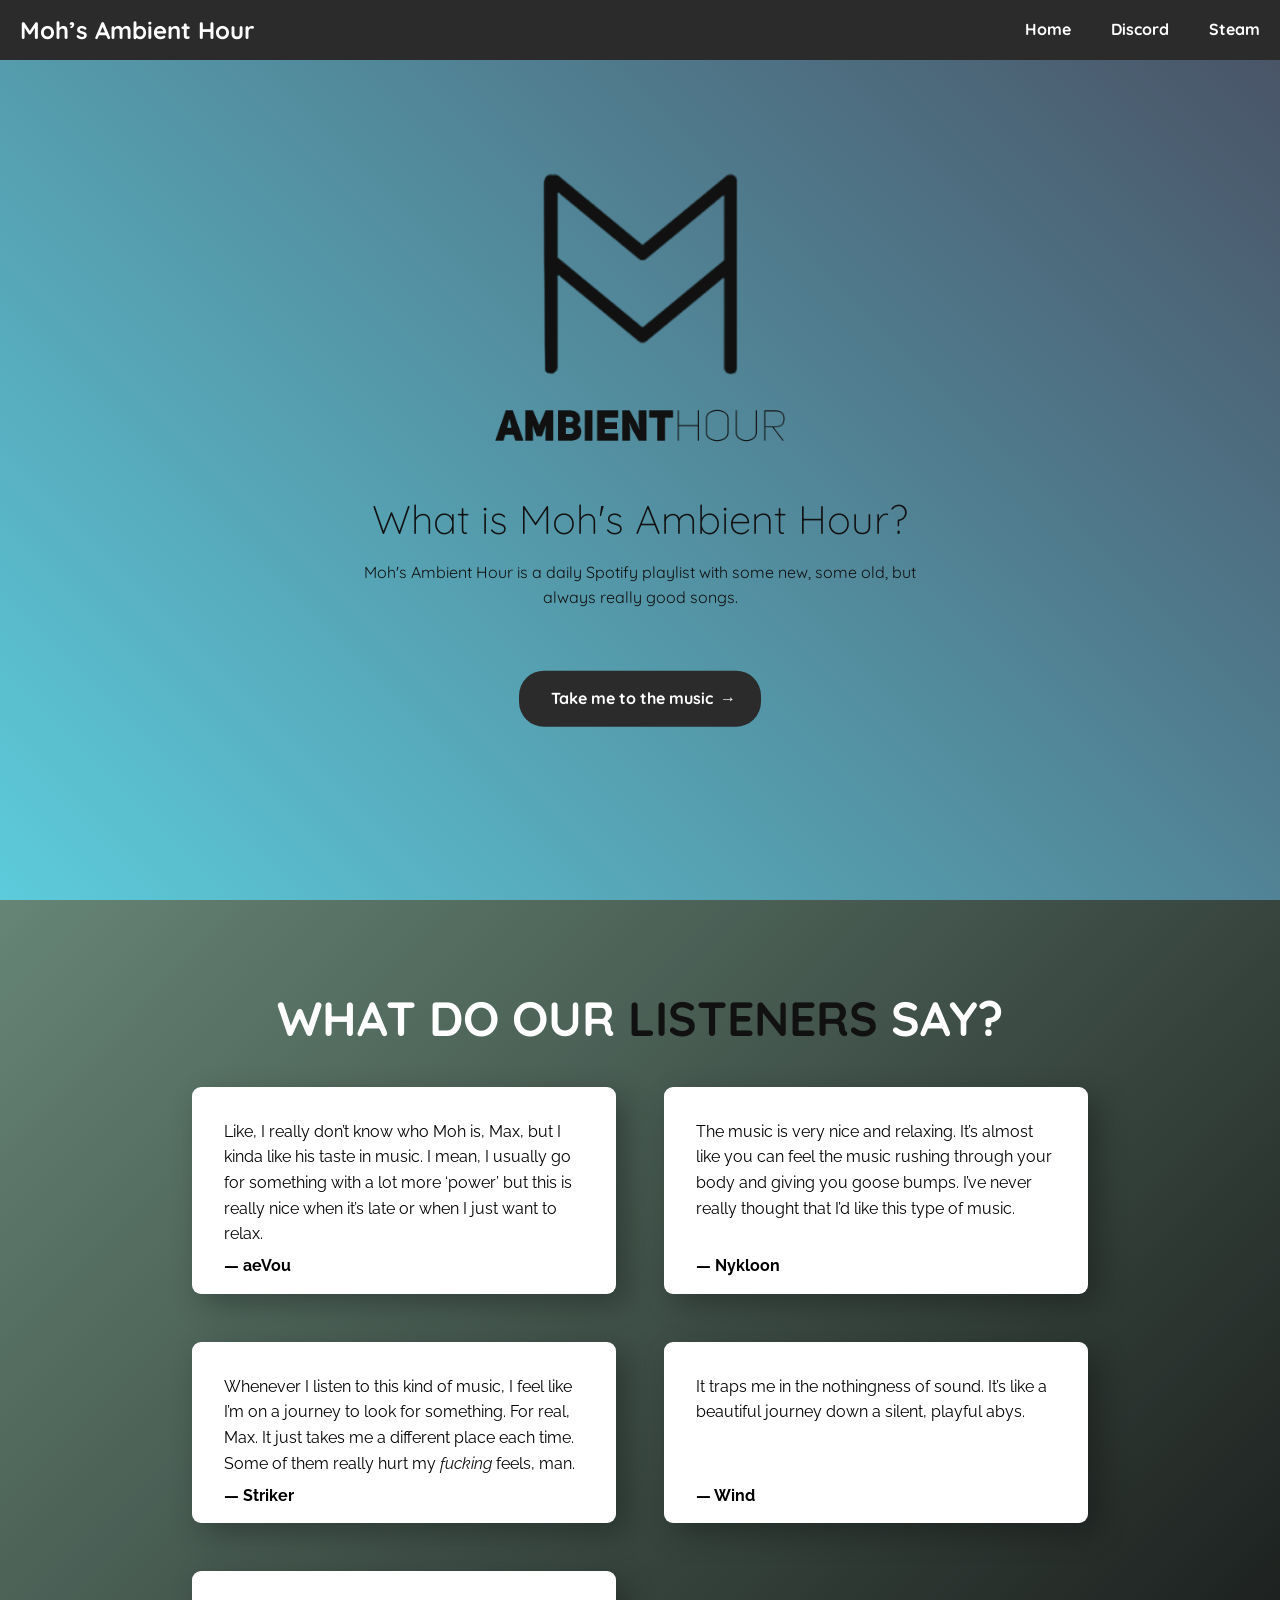
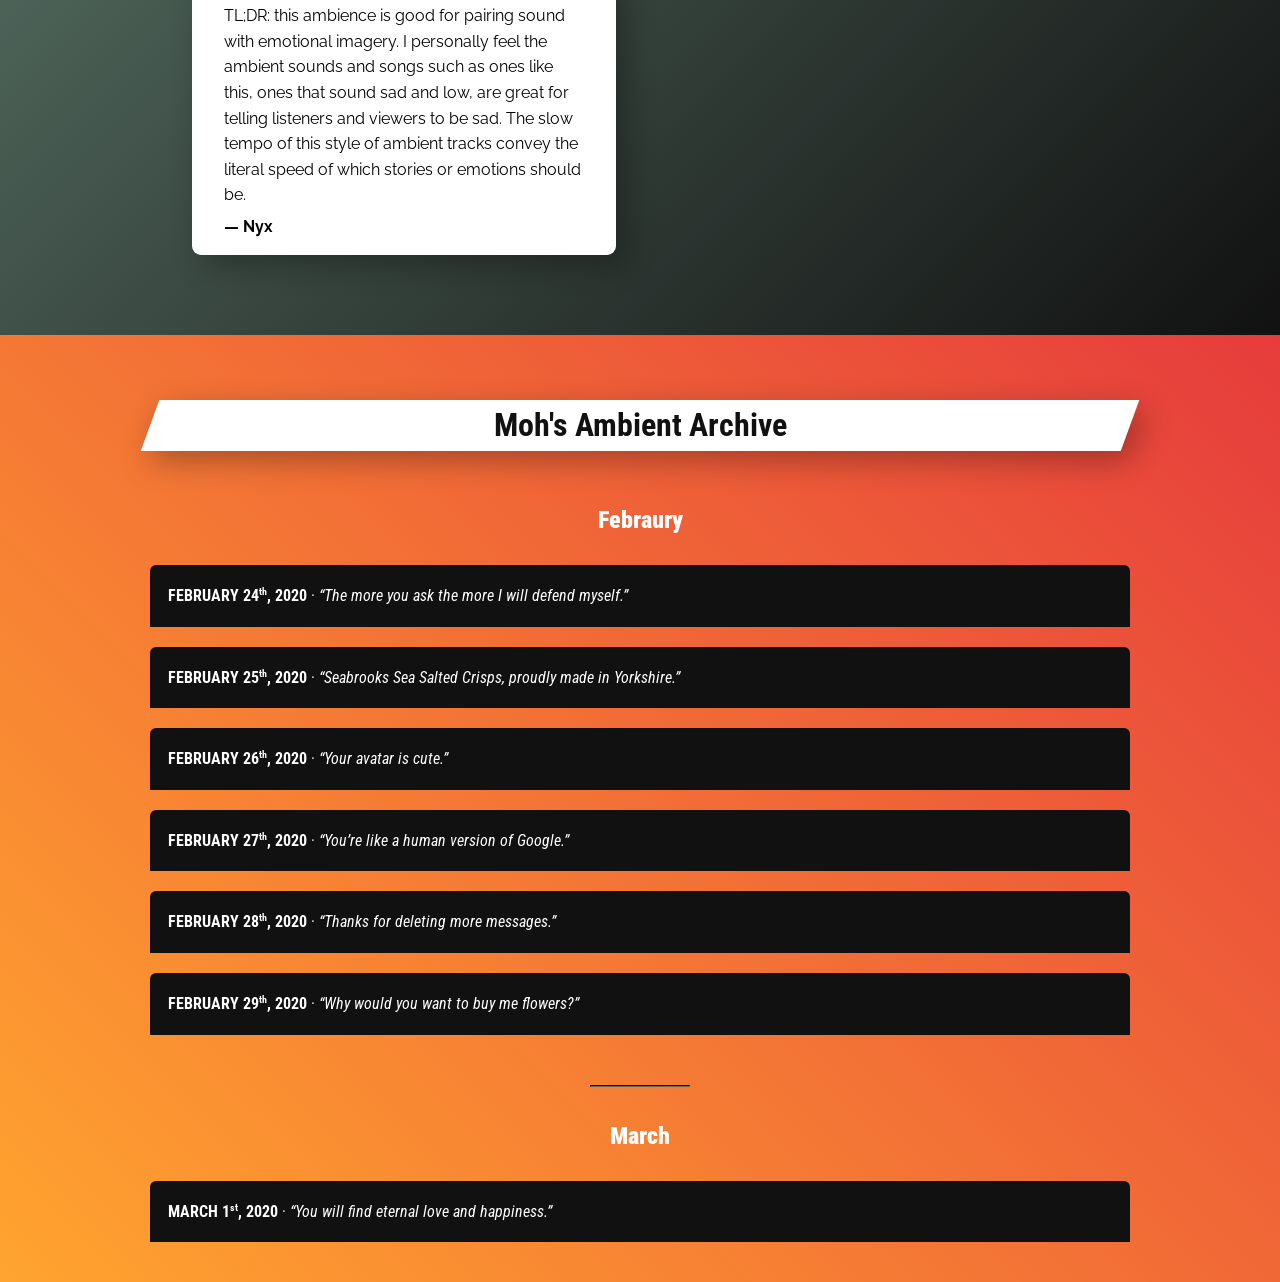
<file: moh/ambient-hour/index.html>
<!doctype html>
<html>
<head>
	<meta charset="utf-8">
	<meta name="keywords" content="moh, search, pawnyn, mah, ambient hour"/>
	<meta name="description" content="Moh's Ambient Hour is a daily Spotify playlist with some new, some old, but always really good songs."/>
	<meta name="subject" content="Moh's search engine">
	<meta name="copyright"content="Moh's Witnesses">
	<meta name="language" content="EN">
	<meta name="robots" content="index,follow" />
	<meta name="revised" content="February 24, 2020 2:30pm" />
	<meta name="abstract" content="">
	<meta name="topic" content="">
	<meta name="summary" content="">
	<meta name="Classification" content="Private">
	<meta name="author" content="Pawnyn">
	<meta name="designer" content="Pawnyn">
	<meta name="copyright" content="">
	<meta name="reply-to" content="">
	<meta name="owner" content="Pawnyn">
	<meta name="url" content="">
	<meta name="identifier-URL" content="">
	<meta name="directory" content="">
	<meta name="category" content="">
	<meta name="coverage" content="Worldwide">
	<meta name="distribution" content="">
	<meta name="rating" content="">
	<meta name="revisit-after" content="">
	<meta http-equiv="Expires" content="0">
	<meta http-equiv="Pragma" content="no-cache">
	<meta http-equiv="Cache-Control" content="no-cache">
	<!-- ♡ -->
	<title>Moh's Ambient Hour &centerdot; Pawnyn</title>
	<link href="../../assets/styles/mmh_index.css" rel="stylesheet" type="text/css">
	<link href="../../assets/styles/mmh_music.css" rel="stylesheet" type="text/css">
	<link href="https://fonts.googleapis.com/css?family=Quicksand:300,400,700&display=swap" rel="stylesheet">
	<link href="../../assets/images/logo/ico/mmh.png" rel="icon" type="image/png" />
</head>
	
<body>
	<section id="landing">
		<header id="landing_header">
			<div id="title">
				<h1>Moh’s Ambient Hour</h1>
			</div>
			<div id="nav">
				<a href="../../index.html" class="nav-link">Home</a>
				<a href="https://discord.gg/nECf4Ds" class="nav-link">Discord</a>
				<!-- <a href="" class="nav-link">Spotify</a> --> <!-- I actually need Moh's Spotify link -->
				<a href="https://steamcommunity.com/profiles/76561198000222751" class="nav-link">Steam</a>
			</div>
		</header>
		<div id="wrapper">
			<article id="logo">
				<img src="../../assets/images/logo/mmh/mmh_logo_bl_ambient_b.png" draggable="false" class="" alt="Moh's Magical Hour" />
			</article>

			<article id="description">
				<h1>What is <span class="mmh">Moh's Ambient Hour</span>?</h1>
				<p>Moh's Ambient Hour is a daily Spotify playlist with some new, some old, but always really good songs.</p>
			</article>

			<article id="links">
				<a href="javascript:void(0)" onclick="document.getElementById('lib').scrollIntoView();" class="btn-link"><span>Take me to the music</span></a>
			</article>
		</div>
		<!-- <span class="seperator"></span> -->
	</section>

	<section id="users">
		<h1 class="quotes_headline">What do our <span class="mmh">listeners</span> say?</h1>
		<div class="quotes_wrapper">
			<div class="quotes">
				<div class="card">
					<p>Like, I really don’t know who Moh is, Max, but I kinda like his taste in music. I mean, I usually go for something with a lot more ‘power’ but this is really nice when it’s late or when I just want to relax.</p>
					<span class="author">aeVou</span>
				</div>
				<div class="card">
					<p>The music is very nice and relaxing. It’s almost like you can feel the music rushing through your body and giving you goose bumps. I’ve never really thought that I’d like this type of music.</p>
					<span class="author">Nykloon</span>
				</div>
				<div class="card">
					<p>Whenever I listen to this kind of music, I feel like I’m on a journey to look for something. For real, Max. It just takes me a different place each time. Some of them really hurt my <em>fucking</em> feels, man.</p>
					<span class="author">Striker</span>
				</div>
				<div class="card">
					<p>It traps me in the nothingness of sound. It’s like a beautiful journey down a silent, playful abys.</p>
					<span class="author">Wind</span>
				</div>
				<div class="card">
					<p>TL;DR: this ambience is good for pairing sound with emotional imagery. I personally feel the ambient sounds and songs such as ones like this, ones that sound sad and low, are great for telling listeners and viewers to be sad. The slow tempo of this style of ambient tracks convey the literal speed of which stories or emotions should be.</p>
					<span class="author">Nyx</span>
				</div>
			</div>
		</div>
		<!-- <span class="seperator"></span> -->
	</section>

	<!-- //start music -->
	<section id="lib">
		<div class="d-65px-sp"></div>
		<article id="card-wrapper">
			<h1 class="archive-hl"><span class="unskew">Moh's <span class="mmh">Ambient</span> Archive</span></h1>
			<h2 class="month">Febraury</h2>
			<br />
			<button type="button" class="pw-card"><b>February 24<sup>th</sup>, 2020</b> &centerdot; <i style="font-size: 16px; text-transform: none; font-family: 'Roboto Condensed', sans-serif!important;">“The more you ask the more I will defend myself.”</i></button>
			<div class="pw-card-content">
				<iframe src="https://open.spotify.com/embed/playlist/1aZ01HtUHnjwALLJlWkvVt" width="100%" height="485" frameborder="0" allowtransparency="true" allow="encrypted-media"></iframe>
				<div class="reaction success">Moh: “Not bad, 6 of those are already in my existing playlist.”</div>
			</div>
			<span class="card-spacer"></span>
			<button type="button" class="pw-card"><b>February 25<sup>th</sup>, 2020</b> &centerdot; <i style="font-size: 16px; text-transform: none; font-family: 'Roboto Condensed', sans-serif!important;">“Seabrooks Sea Salted Crisps, proudly made in Yorkshire.”</i></button>
			<div class="pw-card-content">
				<iframe src="https://open.spotify.com/embed/playlist/1AwjHPu7X9n9Blb9HDfn4Z" width="100%" height="485" frameborder="0" allowtransparency="true" allow="encrypted-media"></iframe>
				<div class="reaction awaiting">Awaiting Moh's review.</div>
			</div>
			<span class="card-spacer"></span>
			<button type="button" class="pw-card"><b>February 26<sup>th</sup>, 2020</b> &centerdot; <i style="font-size: 16px; text-transform: none; font-family: 'Roboto Condensed', sans-serif!important;">“Your avatar is cute.”</i></button>
			<div class="pw-card-content">
				<iframe src="https://open.spotify.com/embed/playlist/2jUgsd373Lcif6xIJc0Q2B" width="100%" height="485" frameborder="0" allowtransparency="true" allow="encrypted-media"></iframe>
				<div class="reaction awaiting">Awaiting Moh's review.</div>
			</div>
			<span class="card-spacer"></span>
			<button type="button" class="pw-card"><b>February 27<sup>th</sup>, 2020</b> &centerdot; <i style="font-size: 16px; text-transform: none; font-family: 'Roboto Condensed', sans-serif!important;">“You’re like a human version of Google.”</i></button>
			<div class="pw-card-content">
				<iframe src="https://open.spotify.com/embed/playlist/2fs4CSWZUbiMRuLH07i9ti" width="100%" height="485" frameborder="0" allowtransparency="true" allow="encrypted-media"></iframe>
				<div class="reaction awaiting">Awaiting Moh's review.</div>
			</div>
			<span class="card-spacer"></span>
			<button type="button" class="pw-card"><b>February 28<sup>th</sup>, 2020</b> &centerdot; <i style="font-size: 16px; text-transform: none; font-family: 'Roboto Condensed', sans-serif!important;">“Thanks for deleting more messages.”</i></button>
			<div class="pw-card-content">
				<iframe src="https://open.spotify.com/embed/playlist/1mSUV0k2vXd40RG3KRSpC2" width="100%" height="485" frameborder="0" allowtransparency="true" allow="encrypted-media"></iframe>
				<div class="reaction awaiting">Awaiting Moh's review.</div>
			</div>
			<span class="card-spacer"></span>
			<button type="button" class="pw-card"><b>February 29<sup>th</sup>, 2020</b> &centerdot; <i style="font-size: 16px; text-transform: none; font-family: 'Roboto Condensed', sans-serif!important;">“Why would you want to buy me flowers?”</i></button>
			<div class="pw-card-content">
				<iframe src="https://open.spotify.com/embed/playlist/0X6EE9oqgKD920jctPk0Df" width="100%" height="485" frameborder="0" allowtransparency="true" allow="encrypted-media"></iframe>
				<div class="reaction awaiting">Awaiting Moh's review.</div>
			</div>
			<hr class="gap100x">
			<h2 class="month">March</h2>
			<br />
			<button type="button" class="pw-card"><b>March 1<sup>st</sup>, 2020</b> &centerdot; <i style="font-size: 16px; text-transform: none; font-family: 'Roboto Condensed', sans-serif!important;">“You will find eternal love and happiness.”</i></button>
			<div class="pw-card-content">
				<iframe src="https://open.spotify.com/embed/playlist/19gSgO9kVTaT6dBCHaTxvK" width="100%" height="485" frameborder="0" allowtransparency="true" allow="encrypted-media"></iframe>
				<div class="reaction info">As it is the 1<sup>st</sup> day of a new month, today’s Moh’s Ambient Hour will be double the usual play time.</div>
				<div class="reaction awaiting">Awaiting Moh's review.</div>
			</div>
		</article>
	</section>
	
	<!-- <script src="../../assets/scripts/js/mmh/mmh-rspmv.js" type="text/javascript"></script> -->
	<script src="../../assets/scripts/js/mmh/mmh-cards.js" type="text/javascript"></script>
</body>
</html>
</file>
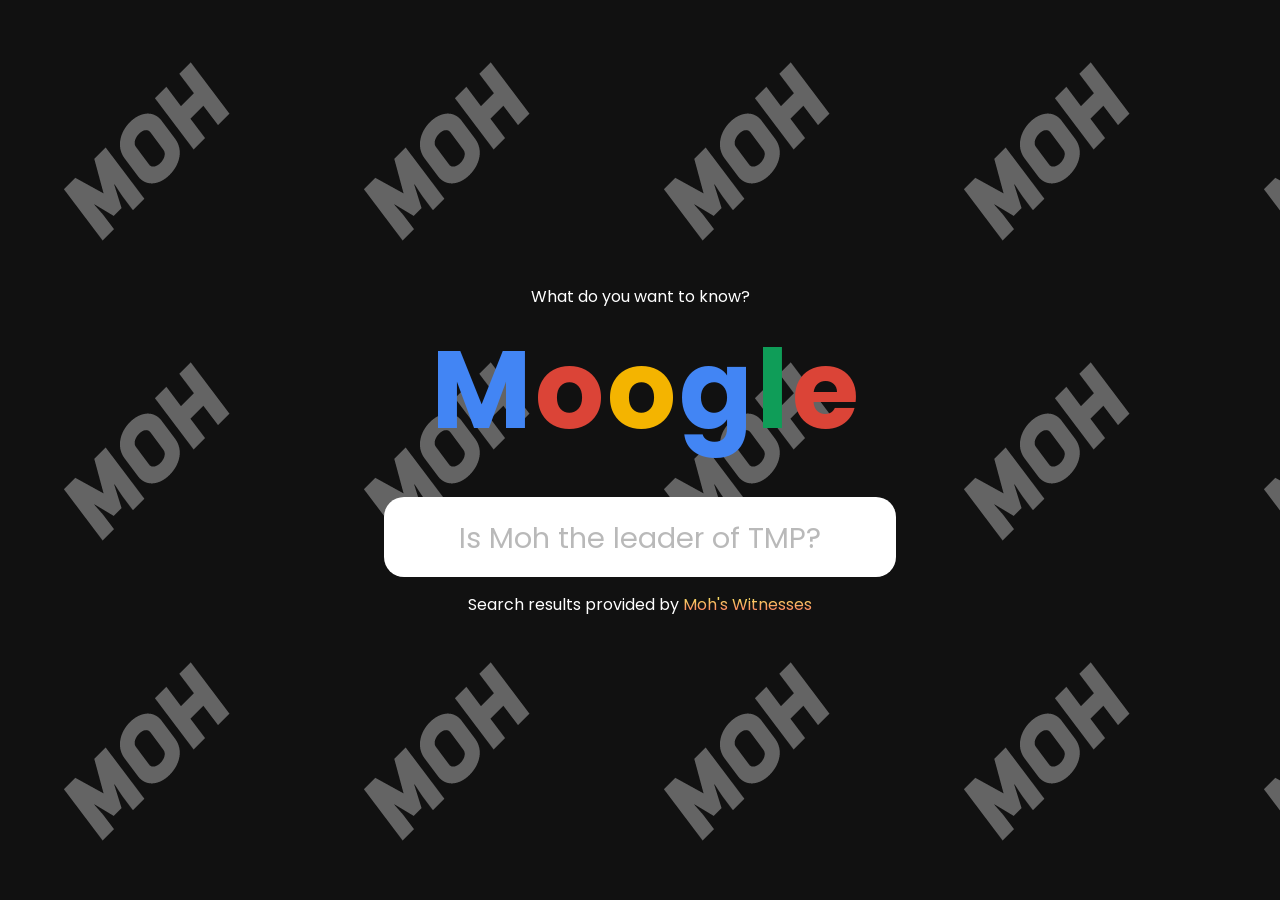
<file: mohsearch.html>
<!doctype html>
<!-- "joke" file for Moh. -->
<html>
<head>
<meta charset="utf-8">
<meta name="keywords" content="moh, search, pawnyn"/>
<meta name="description" content="A quick search engine for everything related to Moh (which doesn't work... yet)."/>
<meta name="subject" content="Moh's search engine">
<meta name="copyright"content="Moh's Witnesses">
<meta name="language" content="EN">
<meta name="robots" content="index,follow" />
<meta name="revised" content="February 22, 2020 2:30pm" />
<meta name="abstract" content="">
<meta name="topic" content="">
<meta name="summary" content="">
<meta name="Classification" content="Private">
<meta name="author" content="Pawnyn">
<meta name="designer" content="Pawnyn">
<meta name="copyright" content="">
<meta name="reply-to" content="">
<meta name="owner" content="Pawnyn">
<meta name="url" content="">
<meta name="identifier-URL" content="">
<meta name="directory" content="">
<meta name="category" content="">
<meta name="coverage" content="Worldwide">
<meta name="distribution" content="">
<meta name="rating" content="">
<meta name="revisit-after" content="">
<meta http-equiv="Expires" content="0">
<meta http-equiv="Pragma" content="no-cache">
<meta http-equiv="Cache-Control" content="no-cache">
<!-- ♡ -->
<title>Moogle (Moh's Google) &centerdot; Pawnyn</title>
<link rel="icon" type="image/png" href="assets/images/logo/ico/pawnyn.png" />
<script src="https://ajax.googleapis.com/ajax/libs/jquery/3.4.1/jquery.min.js"></script>
<style type="text/css">
	@import url('https://fonts.googleapis.com/css?family=Poppins&display=swap'); :root {
	 --white: #FFFFFF;
	 --black: #000000;
	 --purple: #8500FF;
	 --cyan: #5ACAFF;
	 --darkp: #151729;
	 --paw-yellow: #F6FF64;
	 --paw-red: #FF6060;
	 } * {margin: 0; padding: 0; box-sizing: border-box; font-family: 'Poppins', sans-serif; color: var(--white);} body {
	 height: 100vh;
	 user-select: none;
	 } #searchbox {
	 position: absolute;
	 height: 100%; width: 100%;
	 /*
	 top: 10%; bottom: 10%;
	 left: 10%; right: 10%;
	 */
	 display: flex;
	 flex-direction: column;
	 justify-content: center;
	 align-items: center;
	 background-image: url("assets/images/dev/moh_background_skew.png"); background-color: #111;
	 box-shadow: 0 15px 30px rgba(0, 0, 0, 0.3); } #searchbox h1 {
	 font-size: calc(6em + 1vw);
	 letter-spacing: -10px;
	 } form {
	 display: flex;
	 align-items: center;
	 justify-content: center;
	 width: 100%;
	 } input#term {
	 width: 40%;
	 text-align: center;
	 font-size: 2em;
	 border-radius: 20px;
	 border: none;
	 outline: 0;
	 padding: 16px;
	 color: var(--darkp);
	 } input#term::placeholder {
	 opacity: 0.5;
	 font-size: 90%;
	 } .note {
	 font-family: inherit;
	 font-size: inherit;
	 opacity: 1;
	 margin-top: 15px;
	 } a {
	 background: linear-gradient(to top, var(--paw-red), var(--paw-yellow)); -webkit-background-clip: text;
	 -webkit-text-fill-color: transparent;
	 transition: font-size .3s;
	 } a:hover {
	 font-weight: bold;
	 } 	
</style>
</head>

<body>
    <div id="searchbox" style="">
		<p>What do you want to know?</p>
		<h1>
			<span style="color: #4285F4;">M</span>
			<span style="color: #DB4437;">o</span>
			<span style="color: #F4B400;">o</span>
			<span style="color: #4285F4;">g</span>
			<span style="color: #0F9D58;">l</span>
			<span style="color: #DB4437;">e</span>
		</h1>
		<br/>
		<form action="404.html">
        	<input id="term" autocomplete="off" placeholder="">
		</form>
        <kbd class="note">Search results provided by <a href="https://steamcommunity.com/groups/fsuitsharing" target="_blank">Moh's Witnesses</a></kbd>
    </div>
    <script src="assets/scripts/js/design/rspmv.js" type="text/javascript"></script>
	<script src="assets/scripts/js/technical/m_placeholder.js" type="text/javascript"></script>
</body>
</html>
</file>
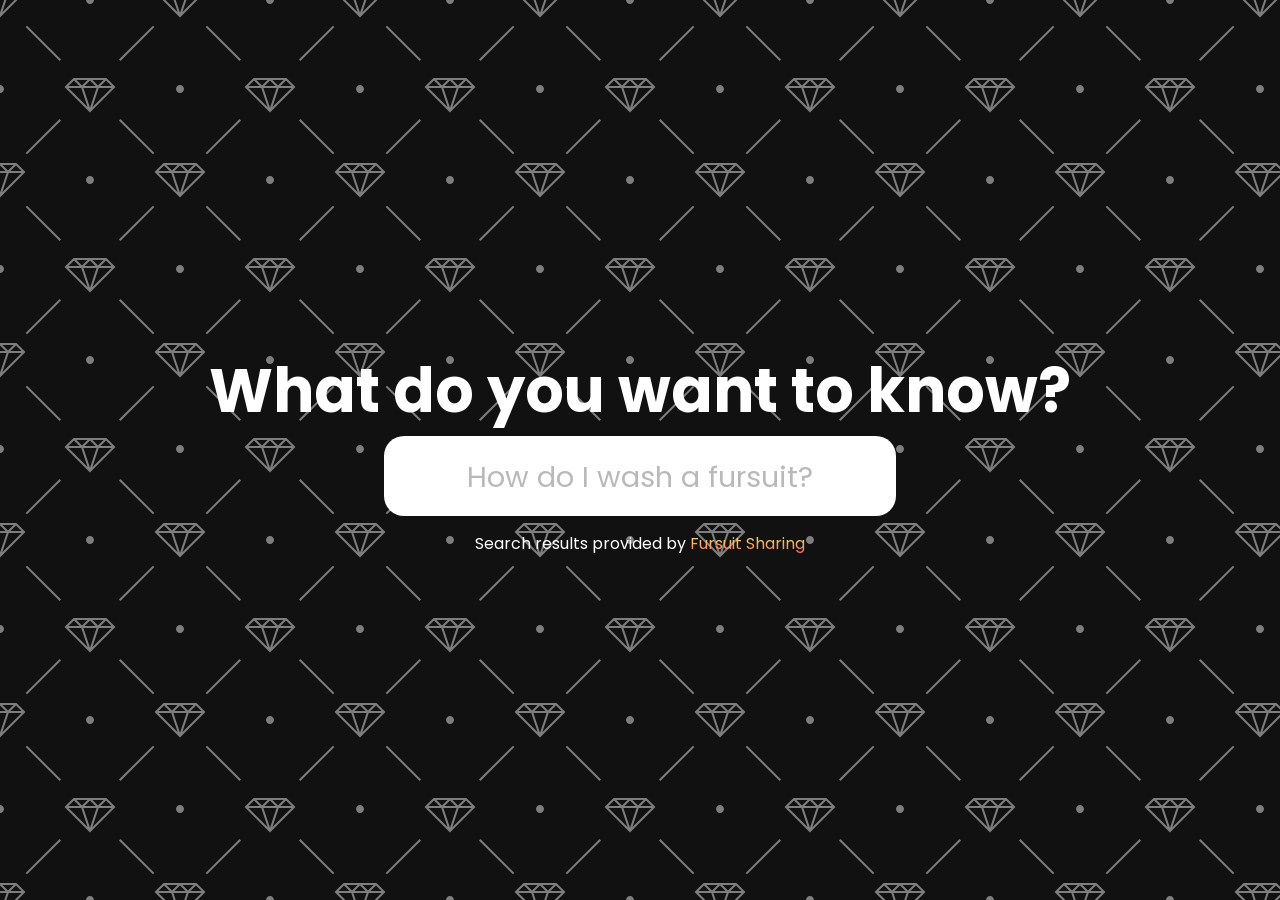
<file: search.html>
<!doctype html>
<html>
<head>
<meta charset="utf-8">
<title>Search &centerdot; Pawnyn</title>
<link href="assets/styles/search.css" rel="stylesheet" type="text/css">
<link rel="icon" type="image/png" href="assets/images/logo/ico/pawnyn.png" />
<script src="https://ajax.googleapis.com/ajax/libs/jquery/3.4.1/jquery.min.js"></script>
</head>

<body>
    <div id="searchbox">
        <h1>What do you want to know?</h1>
		<form action="404.html">
        	<input id="term" autocomplete="off" placeholder="How do I wash a fursuit?">
		</form>
        <kbd class="note">Search results provided by <a href="https://steamcommunity.com/groups/fsuitsharing" target="_blank">Fursuit Sharing</a></kbd>
    </div>
    <script src="assets/scripts/js/design/rspmv.js" type="text/javascript"></script>
	<script src="assets/scripts/js/technical/placeholder.js" type="text/javascript"></script>
</body>
</html>
</file>
<file: assets/styles/mmh_index.css>
@import url('https://fonts.googleapis.com/css?family=Lora&display=swap');
@import url('https://fonts.googleapis.com/css?family=Raleway&display=swap');
@import url('https://fonts.googleapis.com/css?family=Roboto+Condensed:300,400,700&display=swap');

* {
	padding: 0; margin: 0;
	box-sizing: border-box;
	line-height: 1.6;
}

html {scroll-behavior: smooth;}

::-webkit-scrollbar {
  display: none;
}

::selection {
	color: #fff;
	background: #111111;
}

body {
	height: 100vh;
	width: 100%;
	background-color: #111;
	font-family: 'Quicksand', sans-serif;
}

section#landing {
	height: 100vh;
	width: 100%;
	background-image: linear-gradient(45deg, #5ccbdb, #495164);
}

header#landing_header {
	display: flex;
	height: 60px;
	background: #2b2b2b;
	box-sizing: border-box;
}

header#landing_header > #title {
	display: flex;
	align-items: center;
	height: 100%;
}

header#landing_header > #title > h1 {
	margin-left: 20px;
}

header#landing_header > #nav {
	display: flex;
	align-items: center;
	height: 100%;
	flex-grow: 1;
	justify-content: flex-end;
	box-sizing: border-box;
	color: #fff;
}

header#landing_header > #nav > .nav-link {
	display: flex;
    align-items: center;
	text-decoration: none;
	height: 100%;
	font-weight: bold;
	padding: 0 20px;
	transition: background .3s ease-out;
	color: #fff;
}

header#landing_header > #nav > .nav-link:hover {
	background: rgba(0,0,0,0.2);
	transition: background .3s ease-out;
}

/*.nav-link:last-of-type {
	margin-right: 30px;
}*/

#wrapper {
	position: absolute;
	width: 45%;
	height: auto;
	top: 50%; left: 50%;
	transform: translate(-50%, -50%);
	color: #111;
}

article#logo {margin-bottom: 45px;}
article#logo img {
	width: 290px;
	display: block;
	margin: 0 auto;
}

article#description {
	text-align: center;
	margin-bottom: 60px;
}

article#description h1 {
	font-size: 40px;
	font-weight: 300;
}

article#description p {
	margin: 9px 0;
}


.mmh {
	color: #111!important;
}

article#links {
	display: flex;
	justify-content: center;
	align-items: center;
}

article#links .btn-link {
	padding: 15px 32px;
	border-radius: 25px;
	background: #2b2b2b;
	text-decoration: none;
	position: relative;
	color: white;
	transition: background .3s ease-out;
}

article#links .btn-link:hover {background: #3b3b3b; transition: background .3s ease-out;}

article#links .btn-link span {color: #fff; font-weight: bold;}

article#links .btn-link::after {
	content: '→';
	left: 7px;
	position: relative;
	color: #fff;
	transition: left .3s ease-out;
}

article#links .btn-link:hover::after {
	content: '→';
	left: 11px;
	position: relative;
	color: #fff;
	transition: left .3s ease-out;
}

span.seperator {
	position: absolute;
	display: block;
	bottom: 0;
	width: 100%;
	height: 5px;
	background: -webkit-linear-gradient(left, #111111, #54EEE8, #111111);
	background: -o-linear-gradient(left, #111111, #54EEE8, #111111);
	background: linear-gradient(to right, #111111, #54EEE8, #111111);
}

.archive-hl {
	text-align: center;
	font-size: 32px;
	margin-bottom: 50px;
}

#users {
	width: 100%;
	min-height: 100vh;
	background: linear-gradient(-45deg, #111111, #668576);
	padding: 5em;
	position: relative;
}

.quotes_wrapper {
	margin: 0 auto;
    display: flex;
    justify-content: center;
    align-items: center;
    width: 80%;
}

.quotes_headline {
	text-align: center;
	text-transform: uppercase;
	margin-bottom: 30px;
	font-size: 3rem;
}

.quotes {
	display: grid;
	grid-gap: 3em;
	grid-template-columns: repeat(auto-fit, minmax(350px, 1fr));
}

.card {
	box-shadow: 10px 10px 30px rgba(0, 0, 0, 0.3);
	color: #000!important;
	min-height: 170px;
	padding: 2em;
	position: relative;
	border-radius: 9px;
	font-family: 'Raleway', sans-serif;
	background: #fff;
	transition: transform 150ms;
}

.breaker {
	flex-basis: 100%;
	width: 0px; 
	height: 0px; 
	overflow: hidden;
}

.card em {color: #111;}

.card:hover {
	transform: scale(1.05);
	transition: transform 150ms;
}

.card p, .author {color: #000;}
.card p {margin-bottom: 15px;}
.card .author {
	/* font-family: 'Lora', sans-serif; */
	position: absolute;
	bottom: 15px;
	font-weight: bold;
	padding-top: 15px;
}

.card .author::before {
	content: ' — ';
}

hr {
	max-width: 100px;
	margin: 20px auto;
	border-width: 1px;
	border-color: #111;
}

hr.gap2x {
	margin: 30px auto;
}

hr.gap3vx {
	margin: 10px auto 25px auto;
	max-width: 100px;
}

h2.month {
	text-transform: none;
	letter-spacing: unset;
	text-align: center;
	margin-bottom: 0;
}

section#lib {font-family: 'Roboto Condensed', sans-serif!important;}

h1.archive-hl {
	transform: skew(-20deg);
	background: #fff;
	color: #111;
	box-shadow: 10px 10px 30px rgba(0, 0, 0, 0.3);
}

h1.archive-hl span.unskew {
	display: inline-block;
	transform: skew(20deg);
}

hr.gap100x {
	margin: 50px auto 30px auto;
}

.pw-card sup {font-size: 60%; text-transform: lowercase;}

button.disabled {
	opacity: 0.5;
	cursor: not-allowed;
}
</file>
<file: assets/styles/mmh_music.css>
html, body {
	margin: 0;
	padding: 0;
	height: 100%;
	background: #111;
	box-sizing: border-box;
	color: #fff;
	font-family: 'Quicksand', sans-serif;
}

#content {
	display: block;
	width: 60%;
	margin: 0 auto;
}

#content h1.title {
	text-align: center;
	margin: 80px 0 0 0;
	font-family: 'Playfair Display', serif;
	font-weight: 400;
	color: #39cad8;
	margin-bottom: 30px;
}

.h-seperator {
	display: block;
	width: 15%;
	height: 2.3px;
	border-radius: 3px;
	background-color: #000000;
	margin: 15px auto;
}

.i-seperator {
	display: block;
	width: 100%;
	height: auto;
}

.i-seperator-c {
	background: url("../images/dev/seperator_ie.png") center center no-repeat;
	background-size: contain;
	height: 25px;
	width: 500px;
	display: block;
	margin: 50px auto;
}

.memorial {
	position: relative;
	width: 100%;
	height: 90px;
}

.memorial .memorial-text {
	display: block;
	position: absolute;
	top: 50%; left: 50%;
	transform: translate(-50%, -50%);
	font-family: 'PT Serif', serif;
	font-size: 19px;
	font-style: italic;
}

section#lib {
	min-height: 100vh;
	position: relative;
	background: linear-gradient(45deg, #ffa42f, #e63c3c);
	padding-bottom: 40px;
}

.d-65px-sp {
	width: 100%; 
	height: 65px;
}

#card-wrapper {
	margin-top: 65px;
	width: 980px;
	margin: 0 auto;
}

h2 {
	margin: 0 0 6px;
	text-transform: uppercase;
	font-weight: 900;
	letter-spacing: 3.1px;
}

.roman {font-family: 'Playfair Display', serif; font-weight: 800; font-size: 105%;}

.pw-card {
	background-color: #111;
	font-family: 'Roboto Condensed', sans-serif!important;
	color: #fff;
	cursor: pointer;
	padding: 18px;
	width: 100%;
	border: none;
	text-align: left;
	outline: none;
	font-size: 16px;
	text-transform: uppercase;
	border-top-left-radius: 6px;
	border-top-right-radius: 6px;
}

.pw-card b {font-weight: 700;}

.pw-active, .pw-card:hover {
	background-color: #2a2a2a;
}

.pw-card-content {
	padding: 18px;
	display: none;
	overflow: hidden;
	background: #2A2A2A;
	border-bottom-left-radius: 6px;
	border-bottom-right-radius: 6px;
}

.card-spacer {
	display: block;
	height: 20px;
	width: 100%;
}

.mmh-logo {
	width: 110px;
	display: block;
	margin: 50px auto 0;
}

.reaction {
	padding: 15px;
	font-style: italic;
	margin-top: 15px;
}

.reaction sup {
	font-size: 70%;
}

.awaiting {
	background-color: rgba(255,174,15,0.72);
	border: 1.2px solid rgba(255,174,15,1);
}

.success {
	background-color: rgba(0,167,5,0.72);
	border: 1.2px solid rgba(0,167,5,1);
}

.failed {
	background-color: rgba(153,0,0,0.72);
	border: 1.2px solid rgba(153,0,0,1);
}

.info {
	background-color: rgba(12,149,224,0.72);
	border: 1.2px solid rgba(12,149,224,1.00);
}
</file>
<file: assets/styles/search.css>
@import url('https://fonts.googleapis.com/css?family=Poppins&display=swap');

:root {
    --white: #FFFFFF;
    --black: #000000;
    --purple: #8500FF;
    --cyan: #5ACAFF;
    --darkp: #151729;
    --paw-yellow: #F6FF64;
    --paw-red: #FF6060;
}

* {margin: 0; padding: 0; box-sizing: border-box; font-family: 'Poppins', sans-serif; color: var(--white);}

body {
    height: 100vh;
    user-select: none;
}

#searchbox {
    position: absolute;
    height: 100%; width: 100%;
    /*
    top: 10%; bottom: 10%;
    left: 10%; right: 10%;
    */
    display: flex;
    flex-direction: column;
    justify-content: center;
    align-items: center;
    background-image: url("data:image/svg+xml,%3Csvg width='180' height='180' viewBox='0 0 180 180' xmlns='http://www.w3.org/2000/svg'%3E%3Cpath d='M81.28 88H68.413l19.298 19.298L81.28 88zm2.107 0h13.226L90 107.838 83.387 88zm15.334 0h12.866l-19.298 19.298L98.72 88zm-32.927-2.207L73.586 78h32.827l.5.5 7.294 7.293L115.414 87l-24.707 24.707-.707.707L64.586 87l1.207-1.207zm2.62.207L74 80.414 79.586 86H68.414zm16 0L90 80.414 95.586 86H84.414zm16 0L106 80.414 111.586 86h-11.172zm-8-6h11.173L98 85.586 92.414 80zM82 85.586L87.586 80H76.414L82 85.586zM17.414 0L.707 16.707 0 17.414V0h17.414zM4.28 0L0 12.838V0h4.28zm10.306 0L2.288 12.298 6.388 0h8.198zM180 17.414L162.586 0H180v17.414zM165.414 0l12.298 12.298L173.612 0h-8.198zM180 12.838L175.72 0H180v12.838zM0 163h16.413l.5.5 7.294 7.293L25.414 172l-8 8H0v-17zm0 10h6.613l-2.334 7H0v-7zm14.586 7l7-7H8.72l-2.333 7h8.2zM0 165.414L5.586 171H0v-5.586zM10.414 171L16 165.414 21.586 171H10.414zm-8-6h11.172L8 170.586 2.414 165zM180 163h-16.413l-7.794 7.793-1.207 1.207 8 8H180v-17zm-14.586 17l-7-7h12.865l2.333 7h-8.2zM180 173h-6.613l2.334 7H180v-7zm-21.586-2l5.586-5.586 5.586 5.586h-11.172zM180 165.414L174.414 171H180v-5.586zm-8 5.172l5.586-5.586h-11.172l5.586 5.586zM152.933 25.653l1.414 1.414-33.94 33.942-1.416-1.416 33.943-33.94zm1.414 127.28l-1.414 1.414-33.942-33.94 1.416-1.416 33.94 33.943zm-127.28 1.414l-1.414-1.414 33.94-33.942 1.416 1.416-33.943 33.94zm-1.414-127.28l1.414-1.414 33.942 33.94-1.416 1.416-33.94-33.943zM0 85c2.21 0 4 1.79 4 4s-1.79 4-4 4v-8zm180 0c-2.21 0-4 1.79-4 4s1.79 4 4 4v-8zM94 0c0 2.21-1.79 4-4 4s-4-1.79-4-4h8zm0 180c0-2.21-1.79-4-4-4s-4 1.79-4 4h8z' fill='%23ffffff' fill-opacity='0.46' fill-rule='evenodd'/%3E%3C/svg%3E");
	background-color: #111;
    box-shadow: 0 15px 30px rgba(0, 0, 0, 0.3);
}

#searchbox h1 {
    font-size: calc(3em + 1vw);
}

form {
	display: flex;
	align-items: center;
	justify-content: center;
	width: 100%;
}

input#term {
    width: 40%;
    text-align: center;
    font-size: 2em;
    border-radius: 20px;
    border: none;
    outline: 0;
    padding: 16px;
    color: var(--darkp);
}

input#term::placeholder {
    opacity: 0.5;
	font-size: 90%;
}

.note {
    font-family: inherit;
    font-size: inherit;
    opacity: 1;
    margin-top: 15px;
}

a {
    background: linear-gradient(to top, var(--paw-red), var(--paw-yellow));
    -webkit-background-clip: text;
    -webkit-text-fill-color: transparent;
    transition: font-size .3s;
}

a:hover {
    font-weight: bold;
}
</file>
